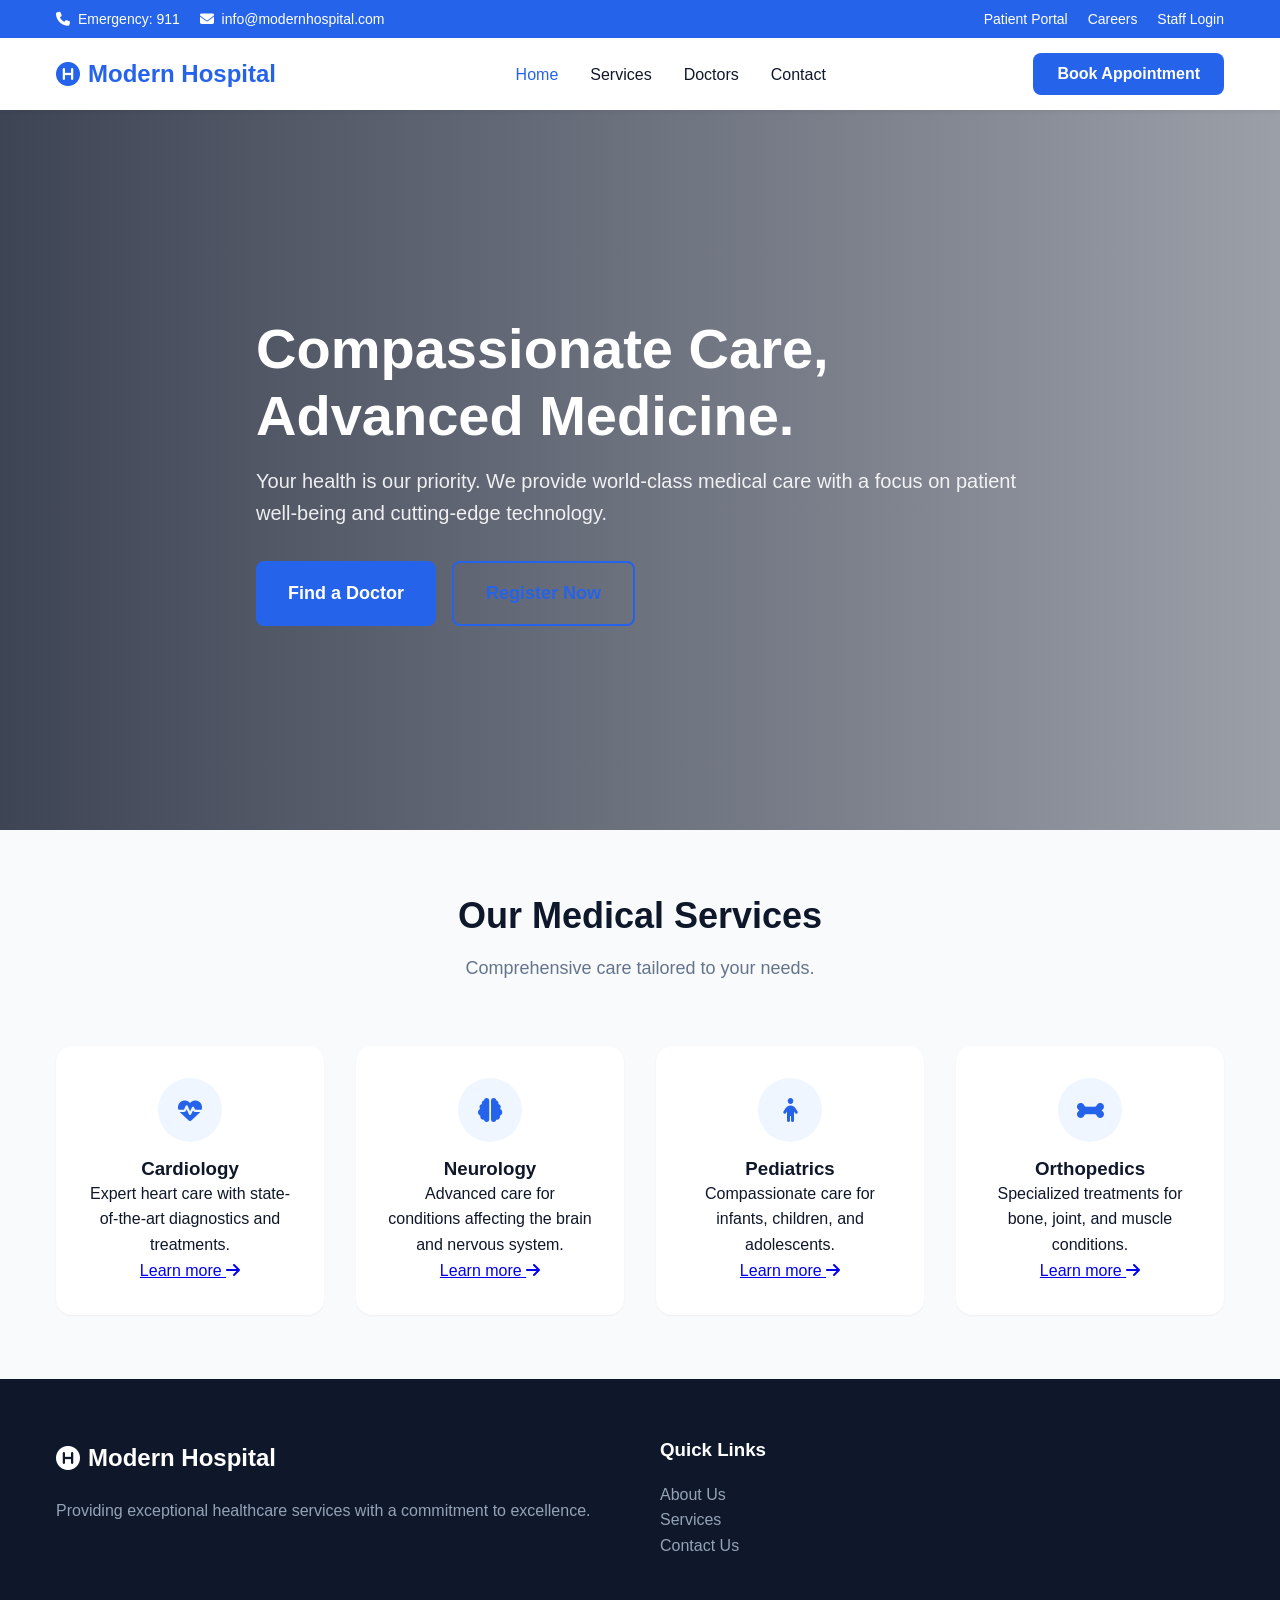
<file: index.html>
<!DOCTYPE html>
<html lang="en">
<head>
    <meta charset="UTF-8">
    <meta name="viewport" content="width=device-width, initial-scale=1.0">
    <meta name="description" content="Modern and Trustworthy Hospital - Providing world-class healthcare.">
    <title>Modern Hospital | World-Class Healthcare</title>
    <link rel="stylesheet" href="style.css?v=6">
    <link rel="stylesheet" href="https://cdnjs.cloudflare.com/ajax/libs/font-awesome/6.4.0/css/all.min.css">
</head>
<body>
    <!-- Top Bar -->
    <div class="top-bar">
        <div class="container top-bar-content">
            <div class="contact-info">
                <span><i class="fas fa-phone"></i> Emergency: 911</span>
                <span><i class="fas fa-envelope"></i> info@modernhospital.com</span>
            </div>
            <div class="quick-links" id="topbarLinks">
                <a href="login.html?role=patient">Patient Portal</a>
                <a href="#">Careers</a>
                <a href="login.html?role=staff">Staff Login</a>
            </div>
        </div>
    </div>

    <!-- Header / Navigation -->
    <header class="header">
        <div class="container header-content">
            <div class="logo">
                <i class="fas fa-hospital-symbol"></i>
                <span>Modern <strong>Hospital</strong></span>
            </div>
            <nav class="main-nav">
                <ul>
                    <li><a href="#about" class="active">Home</a></li>
                    <li><a href="#services">Services</a></li>
                    <li><a href="doctors.html">Doctors</a></li>
                    <li><a href="#contact">Contact</a></li>
                </ul>
            </nav>
            <div class="header-actions" id="headerActions">
                <button class="btn btn-primary nav-appointment-btn" onclick="handleBookAppointment()">Book Appointment</button>
                <button class="mobile-menu-toggle" id="mobileMenuToggle">
                    <i class="fas fa-bars"></i>
                </button>
            </div>
        </div>
    </header>

    <!-- Mobile Menu Overlay -->
    <div class="mobile-nav-overlay" id="mobileNavOverlay">
        <div class="mobile-nav-content">
            <div class="mobile-nav-header">
                <div class="logo">
                    <i class="fas fa-hospital-symbol"></i>
                    <span>Nexus<strong>Health</strong></span>
                </div>
                <button class="close-mobile-menu" id="closeMobileMenu">&times;</button>
            </div>
            <ul class="mobile-nav-links">
                <li><a href="#about">Home</a></li>
                <li><a href="#services">Services</a></li>
                <li><a href="doctors.html">Doctors</a></li>
                <li><a href="#contact">Contact</a></li>
                <li class="divider" style="height: 1px; background: #e2e8f0; margin: 10px 0;"></li>
                <li><a href="login.html?role=patient" style="color: #2563eb;">Patient Portal</a></li>
                <li><a href="login.html?role=staff" style="color: #2563eb;">Staff Login</a></li>
            </ul>
        </div>
    </div>

    <!-- Hero Section -->
    <section id="about" class="hero">
        <div class="hero-overlay"></div>
        <div class="container hero-content">
            <h1>Compassionate Care, <br>Advanced Medicine.</h1>
            <p>Your health is our priority. We provide world-class medical care with a focus on patient well-being and cutting-edge technology.</p>
            <div class="hero-buttons">
                <a href="doctors.html" class="btn btn-primary btn-large">Find a Doctor</a>
                <a href="register.html?from=home" class="btn btn-secondary btn-large">Register Now</a>
            </div>
        </div>
    </section>

    <!-- Services Overview -->
    <section id="services" class="services section">
        <div class="container">
            <div class="section-header">
                <h2>Our Medical Services</h2>
                <p>Comprehensive care tailored to your needs.</p>
            </div>
            <div class="services-grid">
                <div class="service-card">
                    <div class="icon-wrapper"><i class="fas fa-heartbeat"></i></div>
                    <h3>Cardiology</h3>
                    <p>Expert heart care with state-of-the-art diagnostics and treatments.</p>
                    <a href="#" class="service-link">Learn more <i class="fas fa-arrow-right"></i></a>
                </div>
                <div class="service-card">
                    <div class="icon-wrapper"><i class="fas fa-brain"></i></div>
                    <h3>Neurology</h3>
                    <p>Advanced care for conditions affecting the brain and nervous system.</p>
                    <a href="#" class="service-link">Learn more <i class="fas fa-arrow-right"></i></a>
                </div>
                <div class="service-card">
                    <div class="icon-wrapper"><i class="fas fa-child"></i></div>
                    <h3>Pediatrics</h3>
                    <p>Compassionate care for infants, children, and adolescents.</p>
                    <a href="#" class="service-link">Learn more <i class="fas fa-arrow-right"></i></a>
                </div>
                <div class="service-card">
                    <div class="icon-wrapper"><i class="fas fa-bone"></i></div>
                    <h3>Orthopedics</h3>
                    <p>Specialized treatments for bone, joint, and muscle conditions.</p>
                    <a href="#" class="service-link">Learn more <i class="fas fa-arrow-right"></i></a>
                </div>
            </div>
        </div>
    </section>

    <!-- Floating Action Button & Bottom Nav (Mobile) -->
    <button class="fab-button" onclick="handleBookAppointment()">
        <i class="fas fa-calendar-plus"></i>
    </button>

    <nav class="bottom-nav">
        <a href="#about" class="bottom-nav-item active"><i class="fas fa-home"></i><span>Home</span></a>
        <a href="doctors.html" class="bottom-nav-item"><i class="fas fa-user-md"></i><span>Doctors</span></a>
        <a href="#services" class="bottom-nav-item"><i class="fas fa-briefcase-medical"></i><span>Services</span></a>
        <a href="login.html?role=patient" class="bottom-nav-item"><i class="fas fa-user"></i><span>Account</span></a>
    </nav>

    <footer id="contact" class="footer" style="background: #0f172a; color: white; padding: 60px 0;">
        <div class="container" style="display: grid; grid-template-columns: repeat(auto-fit, minmax(250px, 1fr)); gap: 40px;">
            <div>
                <div class="logo" style="color: white; margin-bottom: 20px;">
                    <i class="fas fa-hospital-symbol"></i>
                    <span>Modern <strong>Hospital</strong></span>
                </div>
                <p style="color: #94a3b8;">Providing exceptional healthcare services with a commitment to excellence.</p>
            </div>
            <div>
                <h3 style="margin-bottom: 20px;">Quick Links</h3>
                <ul style="list-style: none;">
                    <li><a href="#" style="color: #94a3b8; text-decoration: none;">About Us</a></li>
                    <li><a href="#" style="color: #94a3b8; text-decoration: none;">Services</a></li>
                    <li><a href="#" style="color: #94a3b8; text-decoration: none;">Contact Us</a></li>
                </ul>
            </div>
        </div>
    </footer>

    <script src="script.js"></script>
</body>
</html>
</file>
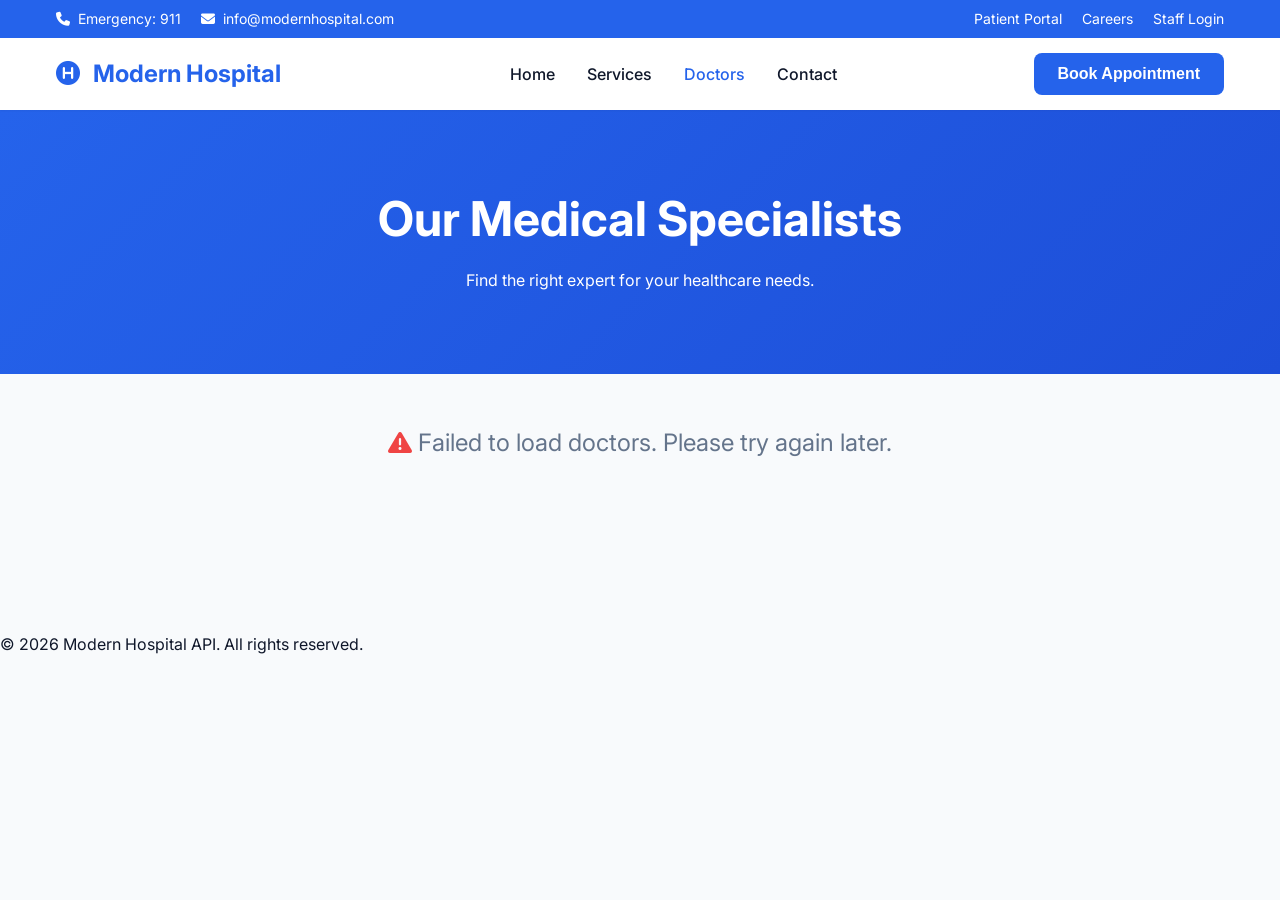
<file: doctors.html>
<!DOCTYPE html>
<html lang="en">
<head>
    <meta charset="UTF-8">
    <meta name="viewport" content="width=device-width, initial-scale=1.0">
    <title>Find a Doctor | NexusHealth</title>
    <link rel="stylesheet" href="style.css">
    <link href="https://fonts.googleapis.com/css2?family=Inter:wght@300;400;500;600;700&display=swap" rel="stylesheet">
    <link rel="stylesheet" href="https://cdnjs.cloudflare.com/ajax/libs/font-awesome/6.4.0/css/all.min.css">
    <style>
        .doctors-header {
            background: linear-gradient(135deg, var(--primary) 0%, var(--primary-dark) 100%);
            color: white;
            padding: 80px 0;
            text-align: center;
        }
        .doctors-header h1 {
            font-size: 3rem;
            margin-bottom: 20px;
        }
        .doctors-grid {
            display: grid;
            grid-template-columns: repeat(auto-fill, minmax(300px, 1fr));
            gap: 30px;
            padding: 60px 0;
        }
        .doctor-card {
            background: white;
            border-radius: var(--radius);
            box-shadow: var(--shadow-md);
            overflow: hidden;
            transition: transform 0.3s ease, box-shadow 0.3s ease;
            text-align: center;
            border: 1px solid var(--border-color);
        }
        .doctor-card:hover {
            transform: translateY(-10px);
            box-shadow: var(--shadow-lg);
        }
        .doctor-avatar {
            height: 150px;
            background: var(--primary-light);
            display: flex;
            align-items: center;
            justify-content: center;
            color: var(--primary);
            font-size: 4rem;
        }
        .doctor-info {
            padding: 25px;
        }
        .doctor-info h3 {
            margin: 0 0 10px 0;
            color: var(--text-dark);
            font-size: 1.25rem;
        }
        .doctor-specialty {
            color: var(--accent);
            font-weight: 500;
            margin-bottom: 15px;
            display: block;
        }
        .doctor-actions {
            margin-top: 20px;
        }
        #loadingDoctors {
            text-align: center;
            padding: 50px;
            font-size: 1.5rem;
            color: var(--text-muted);
        }
    </style>
</head>
<body>

    <!-- Top Bar -->
    <div class="top-bar">
        <div class="container top-bar-content">
            <div class="contact-info">
                <span><i class="fas fa-phone"></i> Emergency: 911</span>
                <span><i class="fas fa-envelope"></i> info@modernhospital.com</span>
            </div>
            <div class="quick-links" id="topbarLinks">
                <a href="login.html">Patient Portal</a>
                <a href="#">Careers</a>
                <a href="login.html">Staff Login</a>
            </div>
        </div>
    </div>

    <!-- Header / Navigation -->
    <header class="header">
        <div class="container header-content">
            <div class="logo">
                <a href="index.html" style="text-decoration: none; color: inherit;">
                    <i class="fas fa-hospital-symbol"></i>
                    <span>Modern <strong>Hospital</strong></span>
                </a>
            </div>
            <nav class="main-nav">
                <ul>
                    <li><a href="index.html">Home</a></li>
                    <li><a href="index.html#services">Services</a></li>
                    <li><a href="doctors.html" class="active">Doctors</a></li>
                    <li><a href="index.html#contact">Contact</a></li>
                </ul>
            </nav>
            <div class="header-actions" id="headerActions">
                <button class="btn btn-primary" onclick="handleBookAppointment()">Book Appointment</button>
            </div>
        </div>
    </header>

    <div class="doctors-header">
        <div class="container">
            <h1>Our Medical Specialists</h1>
            <p>Find the right expert for your healthcare needs.</p>
        </div>
    </div>

    <main class="container">
        <div id="loadingDoctors">
            <i class="fas fa-spinner fa-spin"></i> Loading our specialists...
        </div>
        <div class="doctors-grid" id="doctorsContainer">
            <!-- Doctors injected here by JS -->
        </div>
    </main>

    <!-- Footer (Simplified) -->
    <footer class="footer" style="margin-top: auto;">
        <div class="footer-bottom">
            <p>&copy; 2026 Modern Hospital API. All rights reserved.</p>
        </div>
    </footer>

    <script src="script.js"></script>
    <script>
        document.addEventListener('DOMContentLoaded', async () => {
            const container = document.getElementById('doctorsContainer');
            const loading = document.getElementById('loadingDoctors');

            try {
                const response = await fetch('https://localhost:44304/api/Patient/doctors');
                if (!response.ok) throw new Error('Failed to fetch doctors');
                
                const doctors = await response.json();
                loading.style.display = 'none';

                if (doctors.length === 0) {
                    container.innerHTML = '<p style="grid-column: 1/-1; text-align:center;">No doctors available at the moment.</p>';
                    return;
                }

                doctors.forEach(doc => {
                    const card = document.createElement('div');
                    card.className = 'doctor-card';
                    const namePrefix = doc.doctorName.toLowerCase().startsWith('dr') ? '' : 'Dr. ';
                    card.innerHTML = `
                        <div class="doctor-avatar">
                            <i class="fas fa-user-md"></i>
                        </div>
                        <div class="doctor-info">
                            <h3>${namePrefix}${doc.doctorName}</h3>
                            <span class="doctor-specialty">${doc.specialization}</span>
                            <p style="font-size: 0.9rem; color: var(--text-muted);"><i class="fas fa-star" style="color:#fbbf24;"></i> 4.9 (120+ Reviews)</p>
                            <div class="doctor-actions">
                                <button class="btn btn-outline" style="width: 100%;" onclick="handleBookAppointment()">Book Consultation</button>
                            </div>
                        </div>
                    `;
                    container.appendChild(card);
                });

            } catch (err) {
                loading.innerHTML = '<i class="fas fa-exclamation-triangle" style="color:var(--danger)"></i> Failed to load doctors. Please try again later.';
            }
        });
    </script>
</body>
</html>
</file>
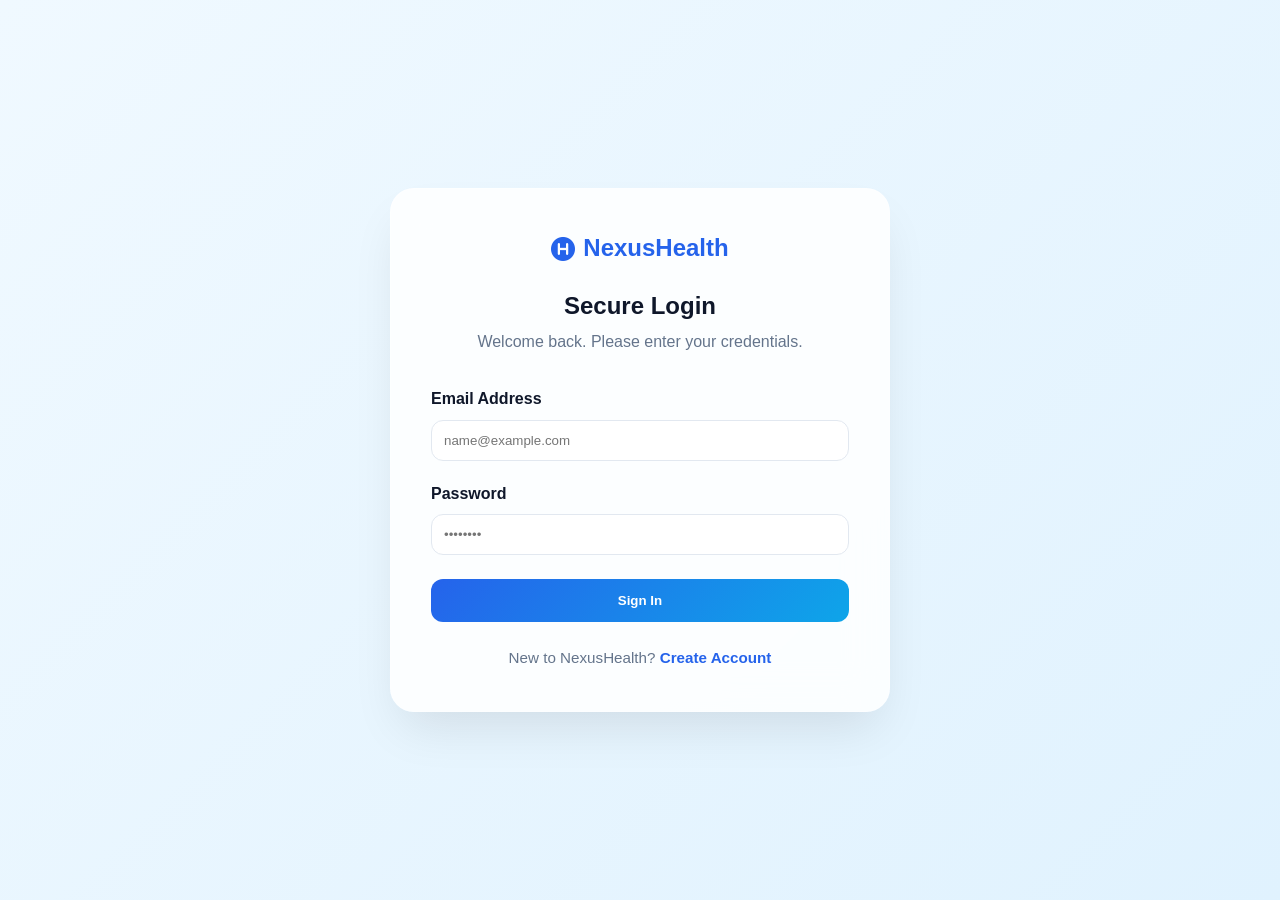
<file: login.html>
<!DOCTYPE html>
<html lang="en">
<head>
    <meta charset="UTF-8">
    <meta name="viewport" content="width=device-width, initial-scale=1.0">
    <title>NexusHealth | Secure Login</title>
    <link rel="stylesheet" href="style.css?v=6">
    <link rel="stylesheet" href="https://cdnjs.cloudflare.com/ajax/libs/font-awesome/6.4.0/css/all.min.css">
</head>
<body class="auth-page">

    <div class="auth-card">
        <div class="logo" style="justify-content: center; margin-bottom: 24px;">
            <i class="fas fa-hospital-symbol"></i>
            <span>Nexus<strong>Health</strong></span>
        </div>
        
        <h2 id="loginTitle" style="text-align: center; margin-bottom: 8px;">Secure Login</h2>
        <p id="loginSubtitle" style="text-align: center; color: var(--text-muted); margin-bottom: 32px;">Welcome back. Please enter your credentials.</p>

        <form id="loginForm">
            <div style="margin-bottom: 20px;">
                <label style="display: block; font-weight: 600; margin-bottom: 8px;">Email Address</label>
                <input type="email" id="email" required placeholder="name@example.com" style="width: 100%; padding: 12px; border-radius: 12px; border: 1px solid #e2e8f0;">
            </div>

            <div style="margin-bottom: 24px;">
                <label style="display: block; font-weight: 600; margin-bottom: 8px;">Password</label>
                <input type="password" id="password" required placeholder="••••••••" style="width: 100%; padding: 12px; border-radius: 12px; border: 1px solid #e2e8f0;">
            </div>

            <button type="submit" id="loginBtn" style="width: 100%; padding: 14px; background: linear-gradient(135deg, var(--primary), var(--secondary)); color: white; border: none; border-radius: 12px; font-weight: 700; cursor: pointer;">Sign In</button>
            <div id="message" style="margin-top: 16px; text-align: center;"></div>
            
            <p id="registerLinkArea" style="margin-top: 24px; text-align: center; font-size: 0.95rem; color: var(--text-muted);">
                New to NexusHealth? <a href="register.html" style="color: var(--primary); font-weight: 700; text-decoration: none;">Create Account</a>
            </p>
        </form>
    </div>

    <script src="login.js"></script>
</body>
</html>
</file>
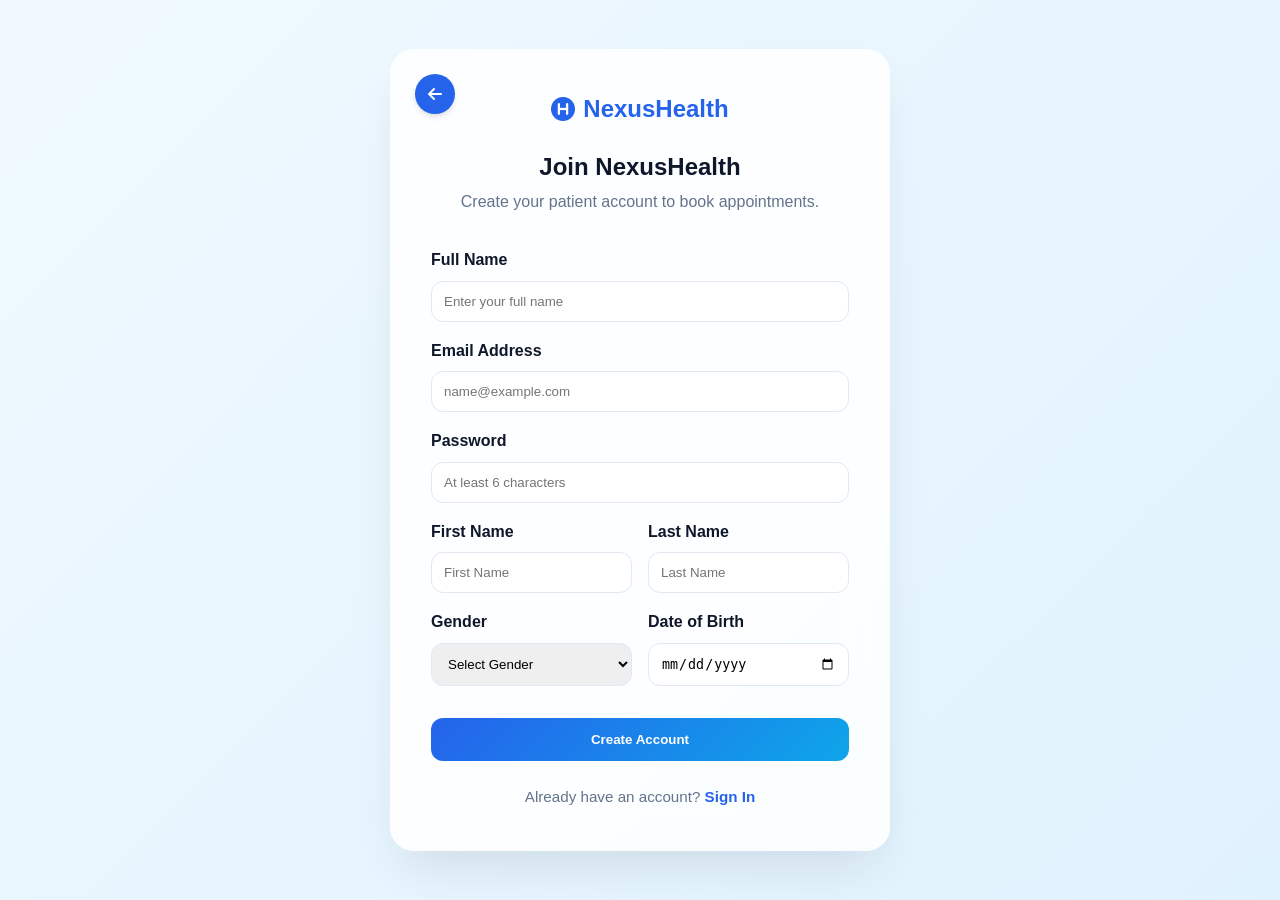
<file: register.html>
<!DOCTYPE html>
<html lang="en">
<head>
    <meta charset="UTF-8">
    <meta name="viewport" content="width=device-width, initial-scale=1.0">
    <title>NexusHealth | Create Account</title>
    <link rel="stylesheet" href="style.css?v=6">
    <link rel="stylesheet" href="https://cdnjs.cloudflare.com/ajax/libs/font-awesome/6.4.0/css/all.min.css">
</head>
<body class="auth-page">

    <div class="auth-card" style="position: relative;">
        <!-- Smart Back Button -->
        <a id="backBtn" href="login.html" style="position: absolute; top: 24px; left: 24px; width: 40px; height: 40px; background-color: var(--primary); color: white; border-radius: 50%; display: flex; align-items: center; justify-content: center; text-decoration: none; transition: all 0.3s ease; box-shadow: var(--shadow-md);">
            <i class="fas fa-arrow-left"></i>
        </a>

        <script>
            // Detect where the user came from
            const urlParams = new URLSearchParams(window.location.search);
            const backBtn = document.getElementById('backBtn');
            if (urlParams.get('from') === 'home') {
                backBtn.href = 'index.html';
            } else if (document.referrer.includes('index.html')) {
                backBtn.href = 'index.html';
            }
        </script>

        <div class="logo" style="justify-content: center; margin-bottom: 24px;">
            <i class="fas fa-hospital-symbol"></i>
            <span>Nexus<strong>Health</strong></span>
        </div>
        
        <h2 style="text-align: center; margin-bottom: 8px;">Join NexusHealth</h2>
        <p style="text-align: center; color: var(--text-muted); margin-bottom: 32px;">Create your patient account to book appointments.</p>

        <form id="registerForm">
            <div style="display: grid; grid-template-columns: repeat(auto-fit, minmax(200px, 1fr)); gap: 16px;">
                <div style="grid-column: 1 / -1;">
                    <label style="display: block; font-weight: 600; margin-bottom: 8px;">Full Name</label>
                    <input type="text" id="userName" required placeholder="Enter your full name" style="width: 100%; padding: 12px; border-radius: 12px; border: 1px solid #e2e8f0;">
                </div>
                
                <div style="grid-column: 1 / -1;">
                    <label style="display: block; font-weight: 600; margin-bottom: 8px;">Email Address</label>
                    <input type="email" id="email" required placeholder="name@example.com" style="width: 100%; padding: 12px; border-radius: 12px; border: 1px solid #e2e8f0;">
                </div>

                <div style="grid-column: 1 / -1;">
                    <label style="display: block; font-weight: 600; margin-bottom: 8px;">Password</label>
                    <input type="password" id="password" required placeholder="At least 6 characters" style="width: 100%; padding: 12px; border-radius: 12px; border: 1px solid #e2e8f0;">
                </div>

                <div>
                    <label style="display: block; font-weight: 600; margin-bottom: 8px;">First Name</label>
                    <input type="text" id="firstName" required placeholder="First Name" style="width: 100%; padding: 12px; border-radius: 12px; border: 1px solid #e2e8f0;">
                </div>

                <div>
                    <label style="display: block; font-weight: 600; margin-bottom: 8px;">Last Name</label>
                    <input type="text" id="lastName" required placeholder="Last Name" style="width: 100%; padding: 12px; border-radius: 12px; border: 1px solid #e2e8f0;">
                </div>

                <div>
                    <label style="display: block; font-weight: 600; margin-bottom: 8px;">Gender</label>
                    <select id="gender" required style="width: 100%; padding: 12px; border-radius: 12px; border: 1px solid #e2e8f0;">
                        <option value="" disabled selected>Select Gender</option>
                        <option value="Male">Male</option>
                        <option value="Female">Female</option>
                        <option value="Other">Other</option>
                    </select>
                </div>

                <div>
                    <label style="display: block; font-weight: 600; margin-bottom: 8px;">Date of Birth</label>
                    <input type="date" id="dateOfBirth" required style="width: 100%; padding: 12px; border-radius: 12px; border: 1px solid #e2e8f0;">
                </div>
            </div>

            <button type="submit" id="regBtn" style="width: 100%; margin-top: 32px; padding: 14px; background: linear-gradient(135deg, var(--primary), var(--secondary)); color: white; border: none; border-radius: 12px; font-weight: 700; cursor: pointer;">Create Account</button>
            <div id="message" style="margin-top: 16px; text-align: center;"></div>
            
            <p style="margin-top: 24px; text-align: center; font-size: 0.95rem; color: var(--text-muted);">
                Already have an account? <a href="login.html" style="color: var(--primary); font-weight: 700; text-decoration: none;">Sign In</a>
            </p>
        </form>
    </div>

    <script src="register.js?v=3"></script>
</body>
</html>
</file>
<file: style.css>
/* ==========================================================================
   Modern Hospital - Global Design System (v1.0)
   ========================================================================== */
:root {
    /* Color Palette */
    --primary: #2563eb;
    --primary-dark: #1d4ed8;
    --secondary: #0ea5e9;
    --accent: #f59e0b;
    --danger: #ef4444;
    --success: #10b981;
    --background: #f8fafc;
    --surface: #ffffff;
    --border: #e2e8f0;
    
    /* Typography */
    --text-main: #0f172a;
    --text-muted: #64748b;
    --text-light: #94a3b8;
    
    /* Spacing */
    --spacing-xs: 0.5rem;
    --spacing-sm: 1rem;
    --spacing-md: 2rem;
    --spacing-lg: 4rem;
    --spacing-xl: 8rem;
    
    /* Borders & Shadows */
    --border-radius-sm: 0.375rem;
    --border-radius-md: 0.5rem;
    --border-radius-lg: 1rem;
    --shadow-sm: 0 1px 2px 0 rgba(0, 0, 0, 0.05);
    --shadow-md: 0 4px 6px -1px rgba(0, 0, 0, 0.1), 0 2px 4px -1px rgba(0, 0, 0, 0.06);
    --shadow-lg: 0 10px 15px -3px rgba(0, 0, 0, 0.1), 0 4px 6px -2px rgba(0, 0, 0, 0.05);
    
    /* Transitions */
    --transition: all 0.3s ease;
}

/* Reset & Base Styles */
* {
    margin: 0;
    padding: 0;
    box-sizing: border-box;
}

html {
    scroll-behavior: smooth;
    font-size: 16px;
}

@media (max-width: 768px) {
    html { font-size: 14px; }
}

body {
    font-family: 'Inter', -apple-system, BlinkMacSystemFont, "Segoe UI", Roboto, Helvetica, Arial, sans-serif;
    background-color: var(--background);
    color: var(--text-main);
    line-height: 1.6;
}

.container {
    width: 100%;
    max-width: 1200px;
    margin: 0 auto;
    padding: 0 var(--spacing-sm);
}

.section {
    padding: var(--spacing-lg) 0;
}

/* Typography */
h1, h2, h3, h4 {
    font-weight: 700;
    line-height: 1.2;
}

.section-header {
    text-align: center;
    margin-bottom: var(--spacing-lg);
}

.section-header h2 {
    font-size: 2.25rem;
    margin-bottom: var(--spacing-sm);
}

.section-header p {
    color: var(--text-muted);
    font-size: 1.125rem;
}

/* Buttons */
.btn {
    display: inline-flex;
    align-items: center;
    justify-content: center;
    padding: 0.75rem 1.5rem;
    font-size: 1rem;
    font-weight: 600;
    border-radius: var(--border-radius-md);
    cursor: pointer;
    transition: var(--transition);
    border: none;
    text-decoration: none;
}

.btn-primary {
    background-color: var(--primary);
    color: white;
}

.btn-primary:hover {
    background-color: var(--primary-dark);
    transform: translateY(-1px);
}

.btn-secondary {
    background-color: transparent;
    color: var(--primary);
    border: 2px solid var(--primary);
}

.btn-secondary:hover {
    background-color: var(--primary);
    color: white;
}

.btn-large {
    padding: 1rem 2rem;
    font-size: 1.125rem;
}

/* Header & Navigation */
.header {
    background-color: var(--surface);
    box-shadow: var(--shadow-sm);
    position: sticky;
    top: 0;
    z-index: 100;
}

.top-bar {
    background-color: var(--primary);
    color: white;
    padding: var(--spacing-xs) 0;
    font-size: 0.875rem;
}

.top-bar-content {
    display: flex;
    justify-content: space-between;
    align-items: center;
}

.contact-info span {
    margin-right: var(--spacing-sm);
}

.contact-info i {
    margin-right: 4px;
}

.quick-links a {
    color: white;
    text-decoration: none;
    margin-left: var(--spacing-sm);
}

.header-content {
    display: flex;
    justify-content: space-between;
    align-items: center;
    height: 4.5rem;
}

.logo {
    display: flex;
    align-items: center;
    font-size: 1.5rem;
    color: var(--primary);
    font-weight: 700;
    white-space: nowrap;
}

.logo i {
    margin-right: var(--spacing-xs);
}

.main-nav ul {
    display: flex;
    list-style: none;
}

.main-nav li {
    margin-left: var(--spacing-md);
}

.main-nav a {
    text-decoration: none;
    color: var(--text-main);
    font-weight: 500;
    transition: var(--transition);
}

.main-nav a:hover, .main-nav a.active {
    color: var(--primary);
}

/* Mobile Menu Toggle */
.mobile-menu-toggle {
    display: none;
    font-size: 1.5rem;
    color: var(--text-main);
    padding: 8px;
    border-radius: var(--border-radius-md);
}

.mobile-nav-overlay {
    position: fixed;
    inset: 0;
    background: rgba(15, 23, 42, 0.5);
    backdrop-filter: blur(8px);
    z-index: 1000;
    opacity: 0;
    visibility: hidden;
    transition: all 0.3s ease;
}

.mobile-nav-overlay.active {
    opacity: 1;
    visibility: visible;
}

.mobile-nav-content {
    position: absolute;
    top: 0;
    right: -100%;
    width: 80%;
    max-width: 350px;
    height: 100%;
    background: var(--surface);
    padding: 32px;
    transition: right 0.3s ease;
    display: flex;
    flex-direction: column;
}

.mobile-nav-overlay.active .mobile-nav-content {
    right: 0;
}

.mobile-nav-header {
    display: flex;
    justify-content: space-between;
    align-items: center;
    margin-bottom: 48px;
}

.close-mobile-menu {
    font-size: 2rem;
    color: var(--text-muted);
}

.mobile-nav-links {
    display: flex;
    flex-direction: column;
    gap: 24px;
}

.mobile-nav-links a {
    font-size: 1.25rem;
    font-weight: 600;
    color: var(--text-main);
    text-decoration: none;
}

/* Hero Section */
.hero {
    position: relative;
    height: 80vh;
    min-height: 500px;
    background: url('https://images.unsplash.com/photo-1519494026892-80bbd2d6fd0d?auto=format&fit=crop&q=80&w=2000') center/cover no-repeat;
    display: flex;
    align-items: center;
    color: white;
}

.hero-overlay {
    position: absolute;
    top: 0;
    left: 0;
    width: 100%;
    height: 100%;
    background: linear-gradient(to right, rgba(15, 23, 42, 0.8), rgba(15, 23, 42, 0.4));
}

.hero-content {
    position: relative;
    max-width: 800px;
    z-index: 1;
}

.hero-content h1 {
    font-size: clamp(2.2rem, 8vw, 3.5rem);
    margin-bottom: var(--spacing-sm);
}

.hero-content p {
    font-size: clamp(1rem, 2vw, 1.25rem);
    margin-bottom: var(--spacing-md);
    opacity: 0.9;
}

.hero-buttons {
    display: flex;
    gap: var(--spacing-sm);
}

/* Services Grid */
.services-grid {
    display: grid;
    grid-template-columns: repeat(auto-fit, minmax(250px, 1fr));
    gap: var(--spacing-md);
}

.service-card {
    background-color: var(--surface);
    padding: var(--spacing-md);
    border-radius: var(--border-radius-lg);
    box-shadow: var(--shadow-sm);
    transition: var(--transition);
    text-align: center;
}

.service-card:hover {
    transform: translateY(-5px);
    box-shadow: var(--shadow-md);
}

.icon-wrapper {
    width: 64px;
    height: 64px;
    background-color: #eff6ff;
    color: var(--primary);
    border-radius: 50%;
    display: flex;
    align-items: center;
    justify-content: center;
    font-size: 1.5rem;
    margin: 0 auto var(--spacing-sm);
}

/* Patient Portal CTA */
.portal-cta {
    background-color: #eff6ff;
}

.portal-content {
    display: flex;
    align-items: center;
    justify-content: space-between;
    gap: var(--spacing-lg);
}

/* Bottom Navigation Bar (Mobile App UI) */
.bottom-nav {
    display: none;
    position: fixed;
    bottom: 0;
    left: 0;
    right: 0;
    height: 70px;
    background: rgba(255, 255, 255, 0.85);
    backdrop-filter: blur(15px);
    -webkit-backdrop-filter: blur(15px);
    border-top: 1px solid rgba(0, 0, 0, 0.05);
    z-index: 1000;
    justify-content: space-around;
    align-items: center;
    padding-bottom: env(safe-area-inset-bottom);
    box-shadow: 0 -5px 20px rgba(0,0,0,0.05);
}

.bottom-nav-item {
    display: flex;
    flex-direction: column;
    align-items: center;
    gap: 4px;
    color: var(--text-muted);
    font-size: 0.75rem;
    font-weight: 600;
    text-decoration: none;
}

.bottom-nav-item i { font-size: 1.35rem; }
.bottom-nav-item.active { color: var(--primary); }

/* Floating Action Button (FAB) */
.fab-button {
    display: none;
    position: fixed;
    bottom: 90px;
    right: 20px;
    width: 60px;
    height: 60px;
    background: linear-gradient(135deg, var(--primary), var(--secondary));
    color: white;
    border: none;
    border-radius: 50%;
    font-size: 1.5rem;
    box-shadow: 0 10px 25px rgba(37, 99, 235, 0.4);
    z-index: 999;
    align-items: center;
    justify-content: center;
}

/* Responsive */
@media (max-width: 768px) {
    .top-bar, .main-nav, .nav-appointment-btn { display: none; }
    .mobile-menu-toggle, .bottom-nav, .fab-button { display: flex; }
    
    .hero-buttons { flex-direction: row; gap: 10px; }
    .hero-buttons .btn { flex: 1; padding: 12px; font-size: 0.9rem; }
    
    .footer { padding-bottom: 90px; }
}

/* Glassmorphism Auth Cards */
.auth-page {
    background: linear-gradient(135deg, #f0f9ff 0%, #e0f2fe 100%);
    min-height: 100vh;
    display: flex;
    align-items: center;
    justify-content: center;
    padding: 40px 20px;
}

.auth-card {
    background: rgba(255, 255, 255, 0.85);
    backdrop-filter: blur(20px);
    -webkit-backdrop-filter: blur(20px);
    border: 1px solid rgba(255, 255, 255, 0.3);
    border-radius: 24px;
    padding: 40px;
    width: 100%;
    max-width: 500px;
    box-shadow: 0 25px 50px -12px rgba(0, 0, 0, 0.1);
}
</file>
